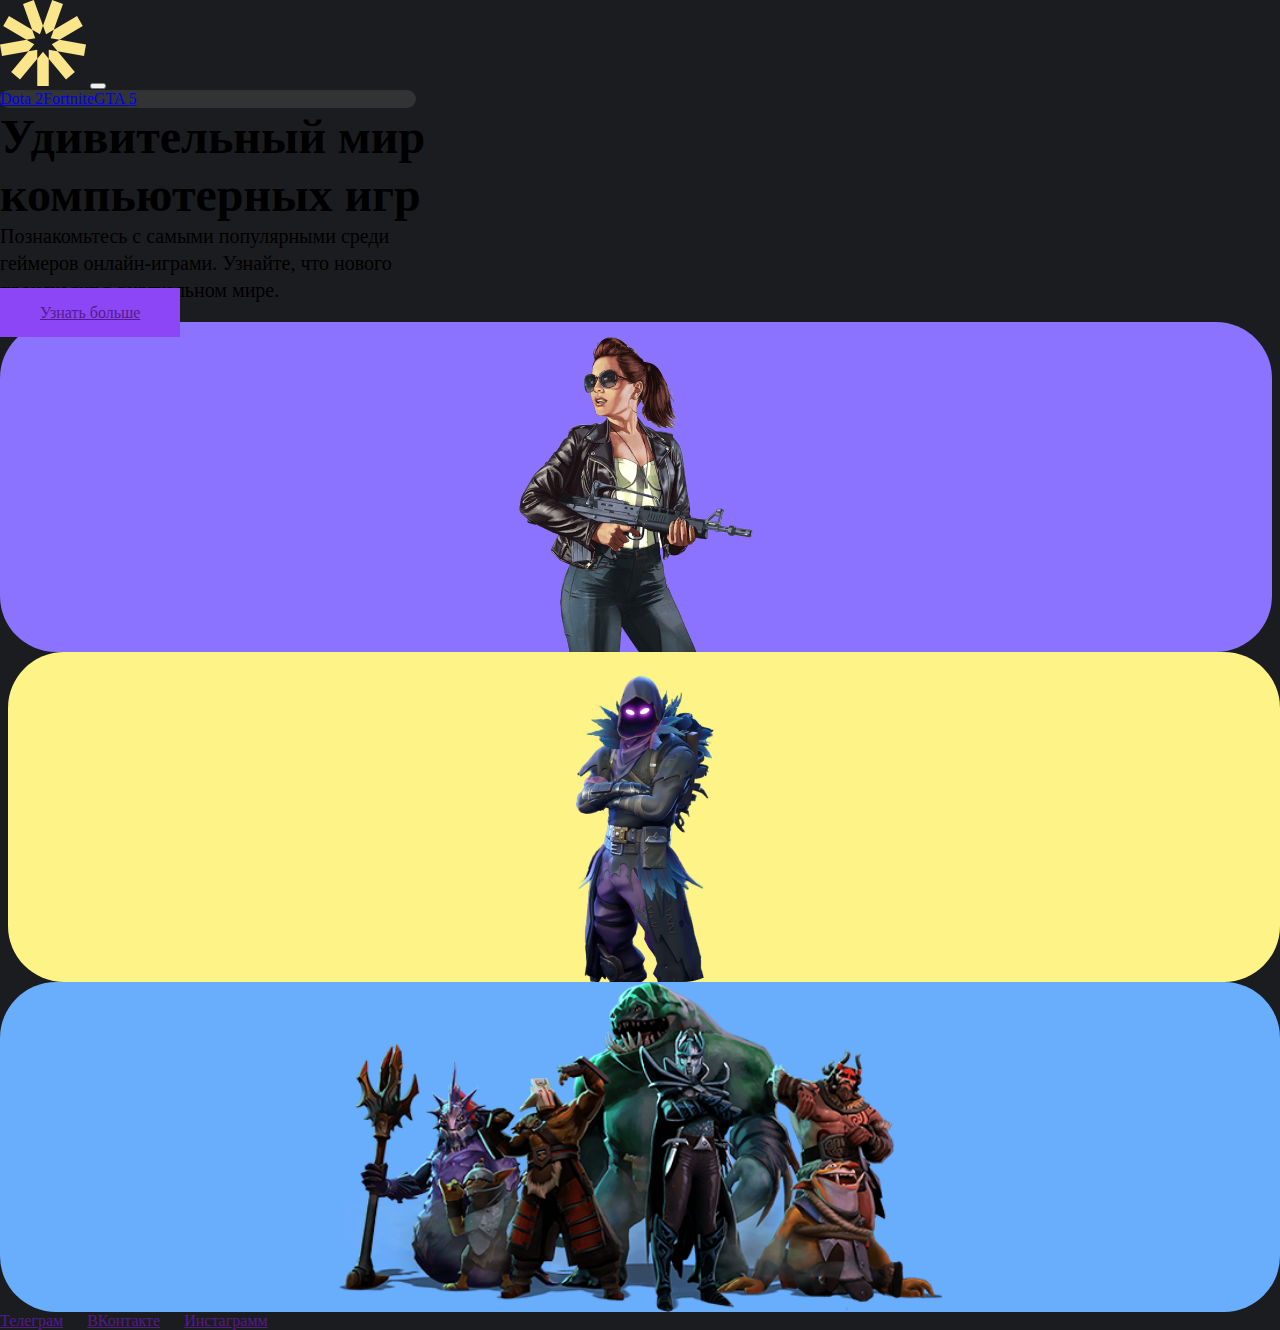
<file: index.html>
<!DOCTYPE html>
<html lang="en">
  <head>
    <meta charset="UTF-8">
    <meta http-equiv="X-UA-Compatible" content="IE=edge">
    <meta name="viewport" content="width=device-width, initial-scale=1.0">
    <title>Главная</title>
    <!-- Bootstrap-->
    <link href="https://cdn.jsdelivr.net/npm/bootstrap@5.2.3/dist/css/bootstrap.min.css" rel="stylesheet" integrity="sha384-rbsA2VBKQhggwzxH7pPCaAqO46MgnOM80zW1RWuH61DGLwZJEdK2Kadq2F9CUG65" crossorigin="anonymous">
    <!-- Свой файл стилей -->
    <link rel="stylesheet" href="style.css">
  </head>
  <body> 
    <div class="container-xl p-0">
      <nav class="navbar navbar-expand-lg menu-bg">
        <div class="container-fluid"><a class="navbar-brand" href="index.html"><img class="logo" src="./img/logo.svg" width="86" height="86" alt=""></a>
          <button class="navbar-toggler menu-btn" type="button" data-bs-toggle="collapse" data-bs-target="#navbarNavAltMarkup" aria-controls="navbarNavAltMarkup" aria-expanded="false" aria-label="Переключатель навигации"><span class="navbar-toggler-icon"></span></button>
          <div class="collapse navbar-collapse justify-content-center" id="navbarNavAltMarkup">
            <div class="navbar-nav navigation"><a class="nav-link text-white fs-5" href="dota.html">Dota 2</a><a class="nav-link text-white fs-5 mx-4" href="fortnite.html">Fortnite</a><a class="nav-link text-white fs-5" href="gta.html">GTA 5</a></div>
          </div>
        </div>
      </nav>
    </div>
    <main>
      <section class="main-content pt-5">
        <div class="container">
          <div class="row">
            <div class="col-xxl-7 col-xl-6 col-lg-6 col-md-12">
              <!-- Колонка для блока с текстом-->
              <div class="hero-section pb-5">
                <h1 class="hero-title text-white m-0">Удивительный мир <br> компьютерных игр</h1>
                <p class="hero-desc text-white my-5">Познакомьтесь с самыми популярными среди<br> геймеров онлайн-играми. Узнайте, что нового <br> происходит в виртуальном мире.</p><a class="btn btn-purple text-white" href="">Узнать больше</a>
              </div>
            </div>
            <div class="col-xxl-5 col-xl-6 col-lg-6 col-md-12">
              <!-- Колонка для карточек с играми-->
              <div class="card-games d-flex flex-column">
                <div class="first-card-row d-flex justify-content-between">
                  <div class="gta-img"><img src="./img/gta.png" alt=""></div>
                  <div class="fortnite-img"><img src="./img/fort.png" alt=""></div>
                </div>
                <div class="dota-img mt-4"><img src="./img/dota.png" alt=""></div>
              </div>
              <!-- // Колонка для карточек с играми-->
            </div>
          </div>
        </div>
      </section>
    </main>
    <footer>
      <div class="footer-content container d-flex justify-content-center mt-5 pb-4"><a class="text-white footer-link" href="">Телеграм</a><a class="text-white footer-link" href="">ВКонтакте</a><a class="text-white footer-link" href="">Инстаграмм</a></div>
    </footer>
    <!-- Bootstrap JS -->
    <script src="https://cdn.jsdelivr.net/npm/bootstrap@5.2.3/dist/js/bootstrap.bundle.min.js" crossorigin="anonymous"></script>
  </body>
</html>
</file>
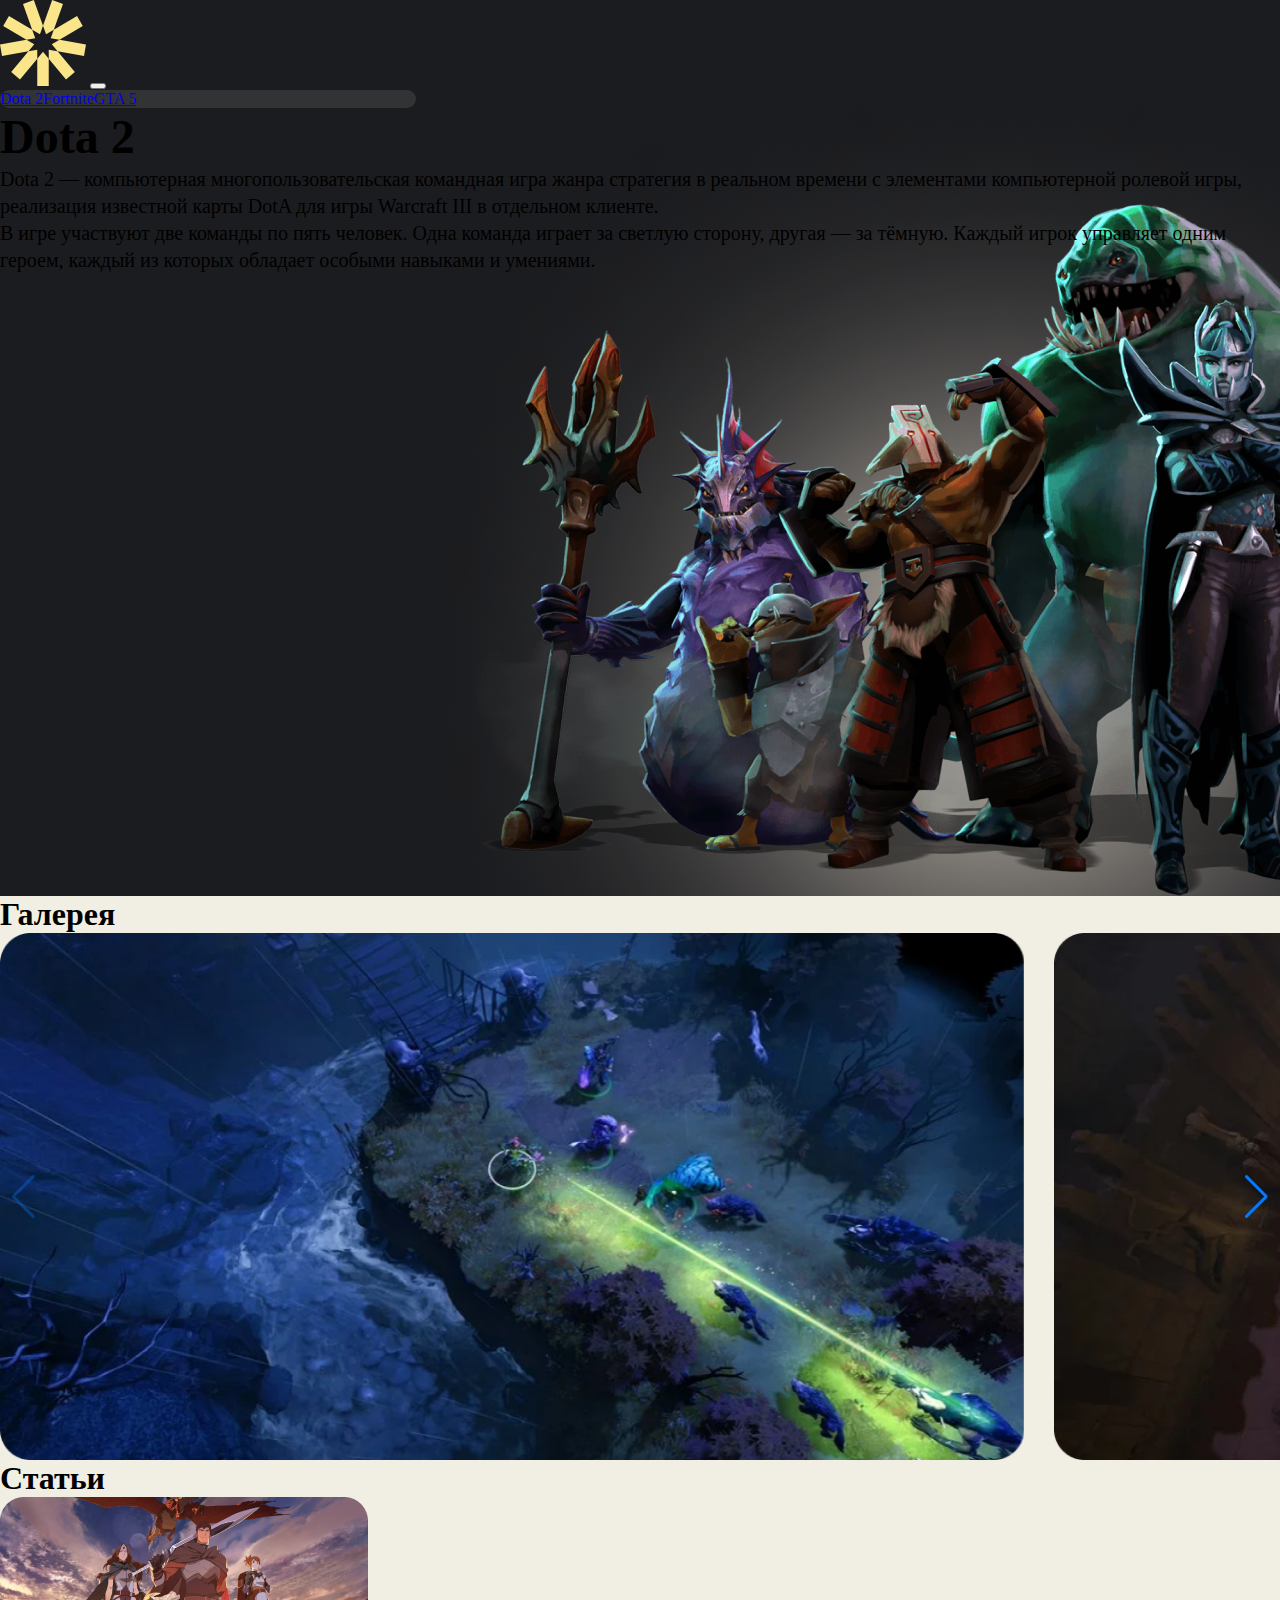
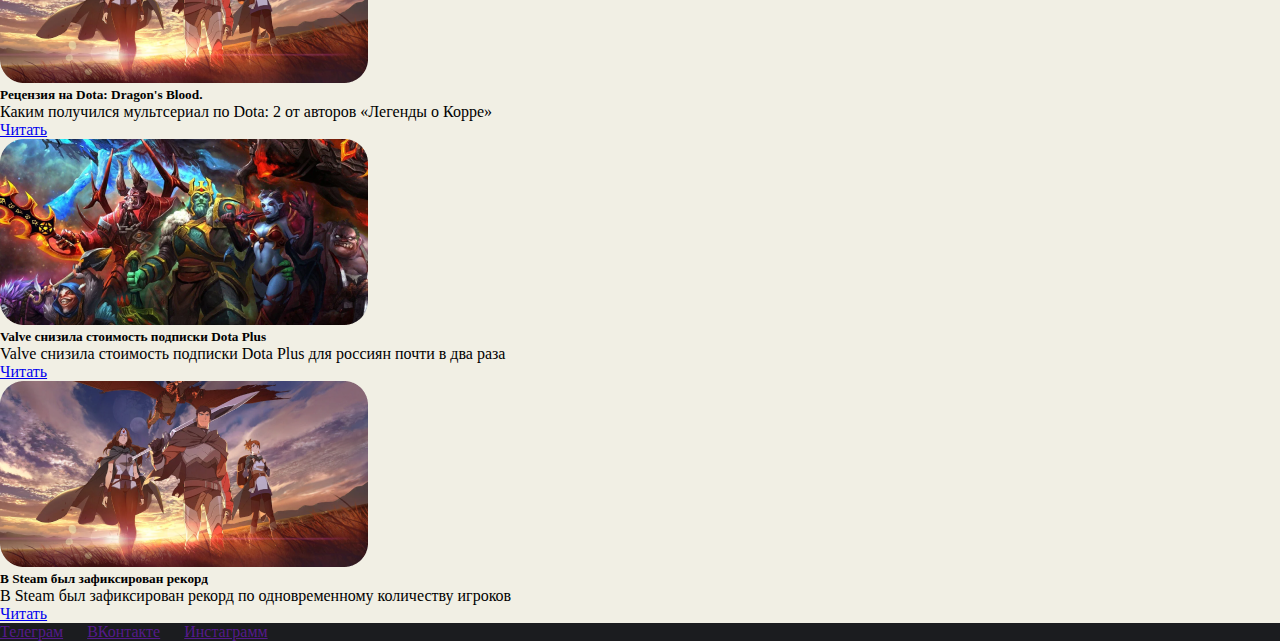
<file: dota.html>
<!DOCTYPE html>
<html lang="en">
  <head>
    <meta charset="UTF-8">
    <meta http-equiv="X-UA-Compatible" content="IE=edge">
    <meta name="viewport" content="width=device-width, initial-scale=1.0">
    <title>Dota 2 </title>
    <!-- Swiper CSS-->
    <link rel="stylesheet" href="https://cdn.jsdelivr.net/npm/swiper@8/swiper-bundle.min.css">
    <!-- Bootstrap CSS-->
    <link href="https://cdn.jsdelivr.net/npm/bootstrap@5.2.3/dist/css/bootstrap.min.css" rel="stylesheet" integrity="sha384-rbsA2VBKQhggwzxH7pPCaAqO46MgnOM80zW1RWuH61DGLwZJEdK2Kadq2F9CUG65" crossorigin="anonymous">
    <!-- Свой файл стилей-->
    <link rel="stylesheet" href="style.css">
  </head>
  <body> 
    <div class="container-xl p-0">
      <nav class="navbar navbar-expand-lg menu-bg">
        <div class="container-fluid"><a class="navbar-brand" href="index.html"><img class="logo" src="./img/logo.svg" width="86" height="86" alt=""></a>
          <button class="navbar-toggler menu-btn" type="button" data-bs-toggle="collapse" data-bs-target="#navbarNavAltMarkup" aria-controls="navbarNavAltMarkup" aria-expanded="false" aria-label="Переключатель навигации"><span class="navbar-toggler-icon"></span></button>
          <div class="collapse navbar-collapse justify-content-center" id="navbarNavAltMarkup">
            <div class="navbar-nav navigation"><a class="nav-link text-white fs-5" href="dota.html">Dota 2</a><a class="nav-link text-white fs-5 mx-4" href="fortnite.html">Fortnite</a><a class="nav-link text-white fs-5" href="gta.html">GTA 5</a></div>
          </div>
        </div>
      </nav>
    </div>
    <header>
      <div class="dota-box">
        <div class="container-xl p-0">
          <div class="container">
            <div class="row">
              <div class="col-xxl-6 col-xl-6 col-lg-6 col-md-12">
                <!-- Колонка для блока с текстом-->
                <div class="hero-section pt-5">
                  <h1 class="hero-title text-white m-0">Dota 2</h1>
                  <p class="hero-desc text-white my-5">Dota 2 — компьютерная многопользовательская командная игра жанра стратегия в реальном времени с элементами компьютерной ролевой игры, реализация известной карты DotA для игры Warcraft III в отдельном клиенте.</p>
                  <p class="hero-desc text-white">В игре участвуют две команды по пять человек. Одна команда играет за светлую сторону, другая — за тёмную. Каждый игрок управляет одним героем, каждый из которых обладает особыми навыками и умениями.</p>
                </div>
              </div>
            </div>
          </div>
        </div>
        <div class="img-mobile"><img src="./img/pic/dota-big.png" alt="dota-big"></div>
      </div>
    </header>
    <main>
      <section class="gallery pt-5">
        <div class="container-xl p-0">
          <div class="container">
            <h1 class="gallery-title">Галерея</h1>
            <!-- Swiper-->
            <div class="swiper mySwiper">
              <div class="swiper-wrapper">
                <div class="swiper-slide"><img src="./img/pic/slider/dota-slide-1.png" alt="dota-slide-1"></div>
                <div class="swiper-slide"><img src="./img/pic/slider/dota-slide-2.png" alt="dota-slide-2"></div>
              </div>
              <div class="swiper-button-next"></div>
              <div class="swiper-button-prev"></div>
            </div>
          </div>
        </div>
      </section>
      <section class="articles py-5">
        <div class="container-xl p-0">
          <div class="container">
            <h1 class="gallery-title">Статьи</h1>
            <div class="row">
              <div class="col-md-4">
                <div class="card h-100">
                  <div class="card-body"><img class="card-img-top mb-4" src="./img/pic/articles/dota-article-1.png" alt="dota-article-1">
                    <h5 class="card-title">Рецензия на Dota: Dragon's Blood. </h5>
                    <p class="card-text">Каким получился мультсериал по Dota: 2 от авторов «Легенды о Корре»</p>
                  </div>
                  <div class="card-footer">   <a class="btn btn-primary" href="#">Читать</a></div>
                </div>
              </div>
              <div class="col-md-4">
                <div class="card h-100">
                  <div class="card-body"><img class="card-img-top mb-4" src="./img/pic/articles/dota-article-2.png" alt="dota-article-2">
                    <h5 class="card-title">Valve снизила стоимость подписки Dota Plus</h5>
                    <p class="card-text">Valve снизила стоимость подписки Dota Plus для россиян почти в два раза</p>
                  </div>
                  <div class="card-footer">   <a class="btn btn-primary" href="#">Читать</a></div>
                </div>
              </div>
              <div class="col-md-4">
                <div class="card h-100">
                  <div class="card-body"><img class="card-img-top mb-4" src="./img/pic/articles/dota-article-3.png" alt="dota-article-3">
                    <h5 class="card-title">В Steam был зафиксирован рекорд </h5>
                    <p class="card-text">В Steam был зафиксирован рекорд по одновременному количеству игроков </p>
                  </div>
                  <div class="card-footer">   <a class="btn btn-primary" href="#">Читать</a></div>
                </div>
              </div>
            </div>
          </div>
        </div>
      </section>
    </main>
    <footer>
      <div class="footer-content container d-flex justify-content-center mt-5 pb-4"><a class="text-white footer-link" href="">Телеграм</a><a class="text-white footer-link" href="">ВКонтакте</a><a class="text-white footer-link" href="">Инстаграмм</a></div>
    </footer>
    <!-- Swiper JS-->
    <script src="https://cdn.jsdelivr.net/npm/swiper@8/swiper-bundle.min.js"></script>
    <!-- Bootstrap JS-->
    <script src="https://cdn.jsdelivr.net/npm/bootstrap@5.2.3/dist/js/bootstrap.bundle.min.js" crossorigin="anonymous"></script>
    <script src="swiper-slider.js"></script>
  </body>
</html>
</file>
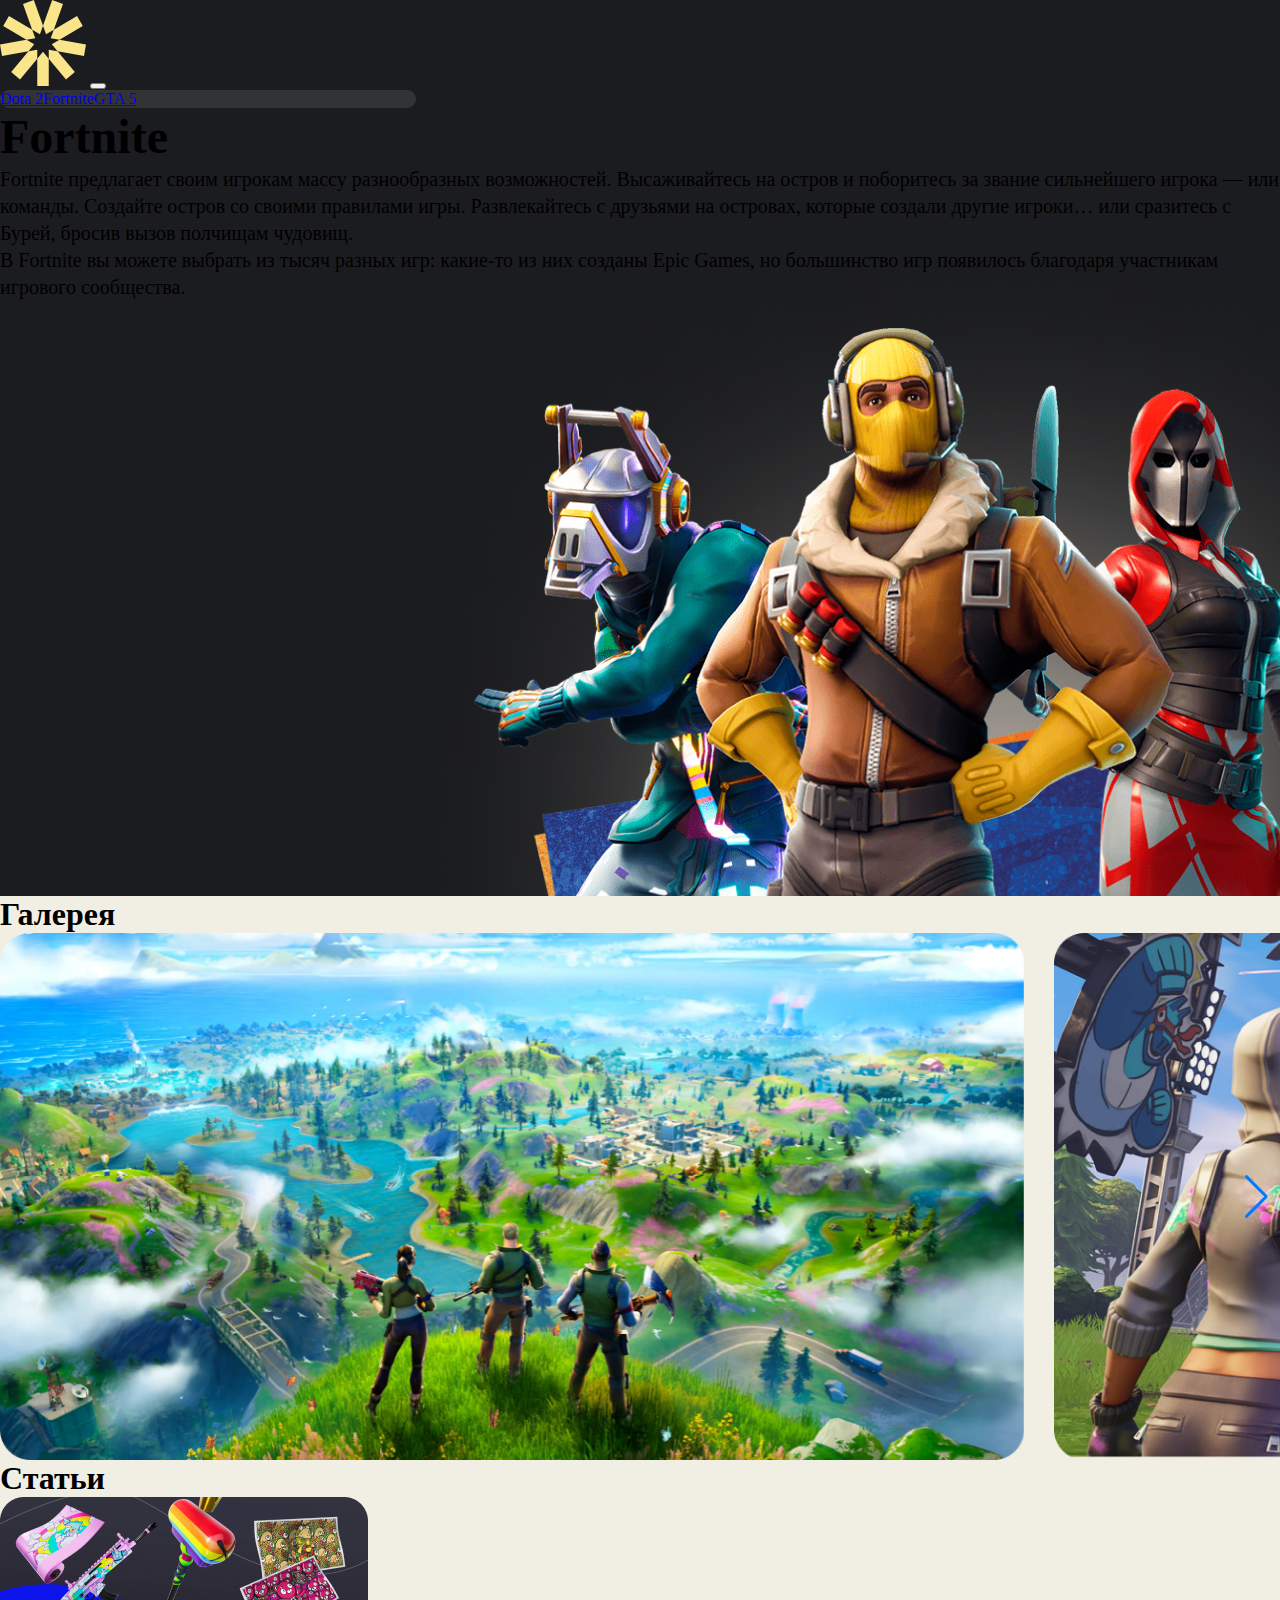
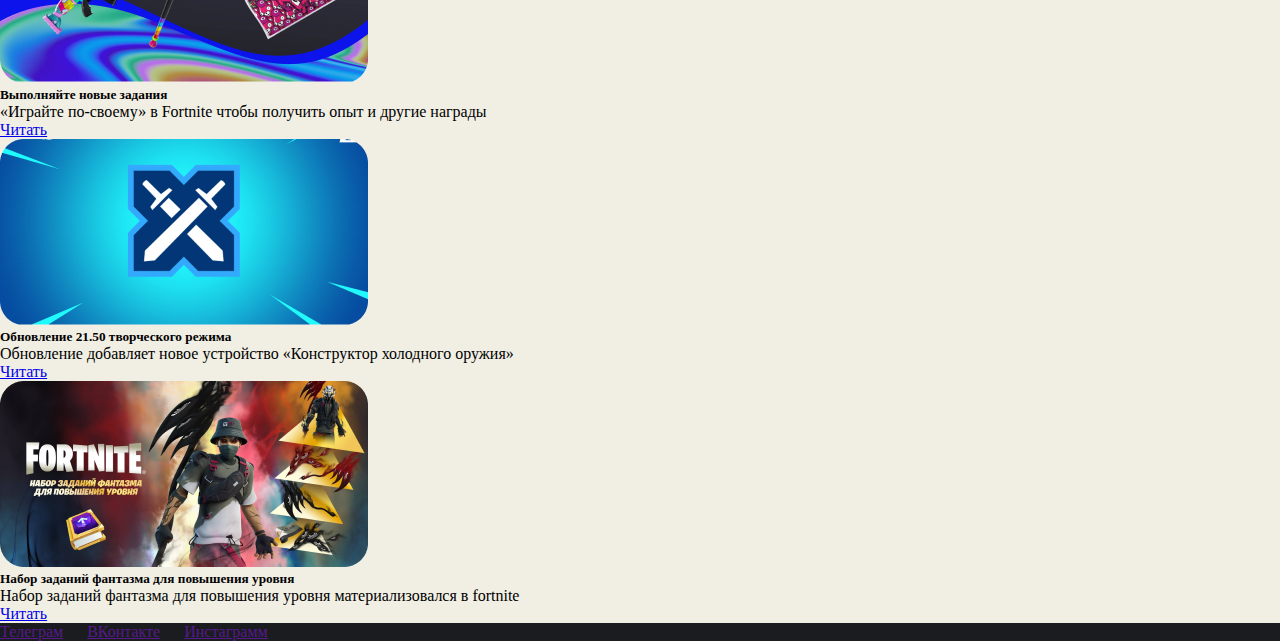
<file: fortnite.html>
<!DOCTYPE html>
<html lang="en">
  <head>
    <meta charset="UTF-8">
    <meta http-equiv="X-UA-Compatible" content="IE=edge">
    <meta name="viewport" content="width=device-width, initial-scale=1.0">
    <title>Fortnite </title>
    <!-- Swiper CSS-->
    <link rel="stylesheet" href="https://cdn.jsdelivr.net/npm/swiper@8/swiper-bundle.min.css">
    <!-- Bootstrap CSS-->
    <link href="https://cdn.jsdelivr.net/npm/bootstrap@5.2.3/dist/css/bootstrap.min.css" rel="stylesheet" integrity="sha384-rbsA2VBKQhggwzxH7pPCaAqO46MgnOM80zW1RWuH61DGLwZJEdK2Kadq2F9CUG65" crossorigin="anonymous">
    <!-- Свой файл стилей-->
    <link rel="stylesheet" href="style.css">
  </head>
  <body> 
    <div class="container-xl p-0">
      <nav class="navbar navbar-expand-lg menu-bg">
        <div class="container-fluid"><a class="navbar-brand" href="index.html"><img class="logo" src="./img/logo.svg" width="86" height="86" alt=""></a>
          <button class="navbar-toggler menu-btn" type="button" data-bs-toggle="collapse" data-bs-target="#navbarNavAltMarkup" aria-controls="navbarNavAltMarkup" aria-expanded="false" aria-label="Переключатель навигации"><span class="navbar-toggler-icon"></span></button>
          <div class="collapse navbar-collapse justify-content-center" id="navbarNavAltMarkup">
            <div class="navbar-nav navigation"><a class="nav-link text-white fs-5" href="dota.html">Dota 2</a><a class="nav-link text-white fs-5 mx-4" href="fortnite.html">Fortnite</a><a class="nav-link text-white fs-5" href="gta.html">GTA 5</a></div>
          </div>
        </div>
      </nav>
    </div>
    <header>
      <div class="fortnite-box">
        <div class="container-xl p-0">
          <div class="container">
            <div class="row">
              <div class="col-xxl-6 col-xl-6 col-lg-6 col-md-12">
                <!-- Колонка для блока с текстом-->
                <div class="hero-section pt-5">
                  <h1 class="hero-title text-white m-0">Fortnite</h1>
                  <p class="hero-desc text-white my-5">Fortnite предлагает своим игрокам массу разнообразных возможностей. Высаживайтесь на остров и поборитесь за звание сильнейшего игрока — или команды. Создайте остров со своими правилами игры. Развлекайтесь с друзьями на островах, которые создали другие игроки… или сразитесь с Бурей, бросив вызов полчищам чудовищ.</p>
                  <p class="hero-desc text-white">В Fortnite вы можете выбрать из тысяч разных игр: какие-то из них созданы Epic Games, но большинство игр появилось благодаря участникам игрового сообщества. </p>
                </div>
              </div>
            </div>
          </div>
        </div>
        <div class="img-mobile"><img src="./img/pic/fortnite-big.png" alt="fortnite-big"></div>
      </div>
    </header>
    <main>
      <section class="gallery pt-5">
        <div class="container-xl p-0">
          <div class="container">
            <h1 class="gallery-title">Галерея</h1>
            <!-- Swiper-->
            <div class="swiper mySwiper">
              <div class="swiper-wrapper">
                <div class="swiper-slide"><img src="./img/pic/slider/fortnite-slide-1.png" alt="fortnite-slide-1"></div>
                <div class="swiper-slide"><img src="./img/pic/slider/fortnite-slide-2.png" alt="fortnite-slide-2"></div>
              </div>
              <div class="swiper-button-next"></div>
              <div class="swiper-button-prev"></div>
            </div>
          </div>
        </div>
      </section>
      <section class="articles py-5">
        <div class="container-xl p-0">
          <div class="container">
            <h1 class="gallery-title">Статьи</h1>
            <div class="row">
              <div class="col-md-4">
                <div class="card h-100">
                  <div class="card-body"><img class="card-img-top mb-4" src="./img/pic/articles/fortnite-article-1.png" alt="fortnite-article-1">
                    <h5 class="card-title">Выполняйте новые задания </h5>
                    <p class="card-text">«Играйте по-своему» в Fortnite чтобы получить опыт и другие награды</p>
                  </div>
                  <div class="card-footer">   <a class="btn btn-primary" href="#">Читать</a></div>
                </div>
              </div>
              <div class="col-md-4">
                <div class="card h-100">
                  <div class="card-body"><img class="card-img-top mb-4" src="./img/pic/articles/fortnite-article-2.png" alt="fortnite-article-2">
                    <h5 class="card-title">Обновление 21.50 творческого режима </h5>
                    <p class="card-text">Обновление добавляет новое устройство «Конструктор холодного оружия»</p>
                  </div>
                  <div class="card-footer">   <a class="btn btn-primary" href="#">Читать</a></div>
                </div>
              </div>
              <div class="col-md-4">
                <div class="card h-100">
                  <div class="card-body"><img class="card-img-top mb-4" src="./img/pic/articles/fortnite-article-3.png" alt="fortnite-article-3">
                    <h5 class="card-title">Набор заданий фантазма для повышения уровня </h5>
                    <p class="card-text"> Набор заданий фантазма для повышения уровня материализовался в fortnite</p>
                  </div>
                  <div class="card-footer">   <a class="btn btn-primary" href="#">Читать</a></div>
                </div>
              </div>
            </div>
          </div>
        </div>
      </section>
    </main>
    <footer>
      <div class="footer-content container d-flex justify-content-center mt-5 pb-4"><a class="text-white footer-link" href="">Телеграм</a><a class="text-white footer-link" href="">ВКонтакте</a><a class="text-white footer-link" href="">Инстаграмм</a></div>
    </footer>
    <!-- Swiper JS-->
    <script src="https://cdn.jsdelivr.net/npm/swiper@8/swiper-bundle.min.js"></script>
    <!-- Bootstrap JS-->
    <script src="https://cdn.jsdelivr.net/npm/bootstrap@5.2.3/dist/js/bootstrap.bundle.min.js" crossorigin="anonymous"></script>
    <script src="swiper-slider.js"></script>
  </body>
</html>
</file>
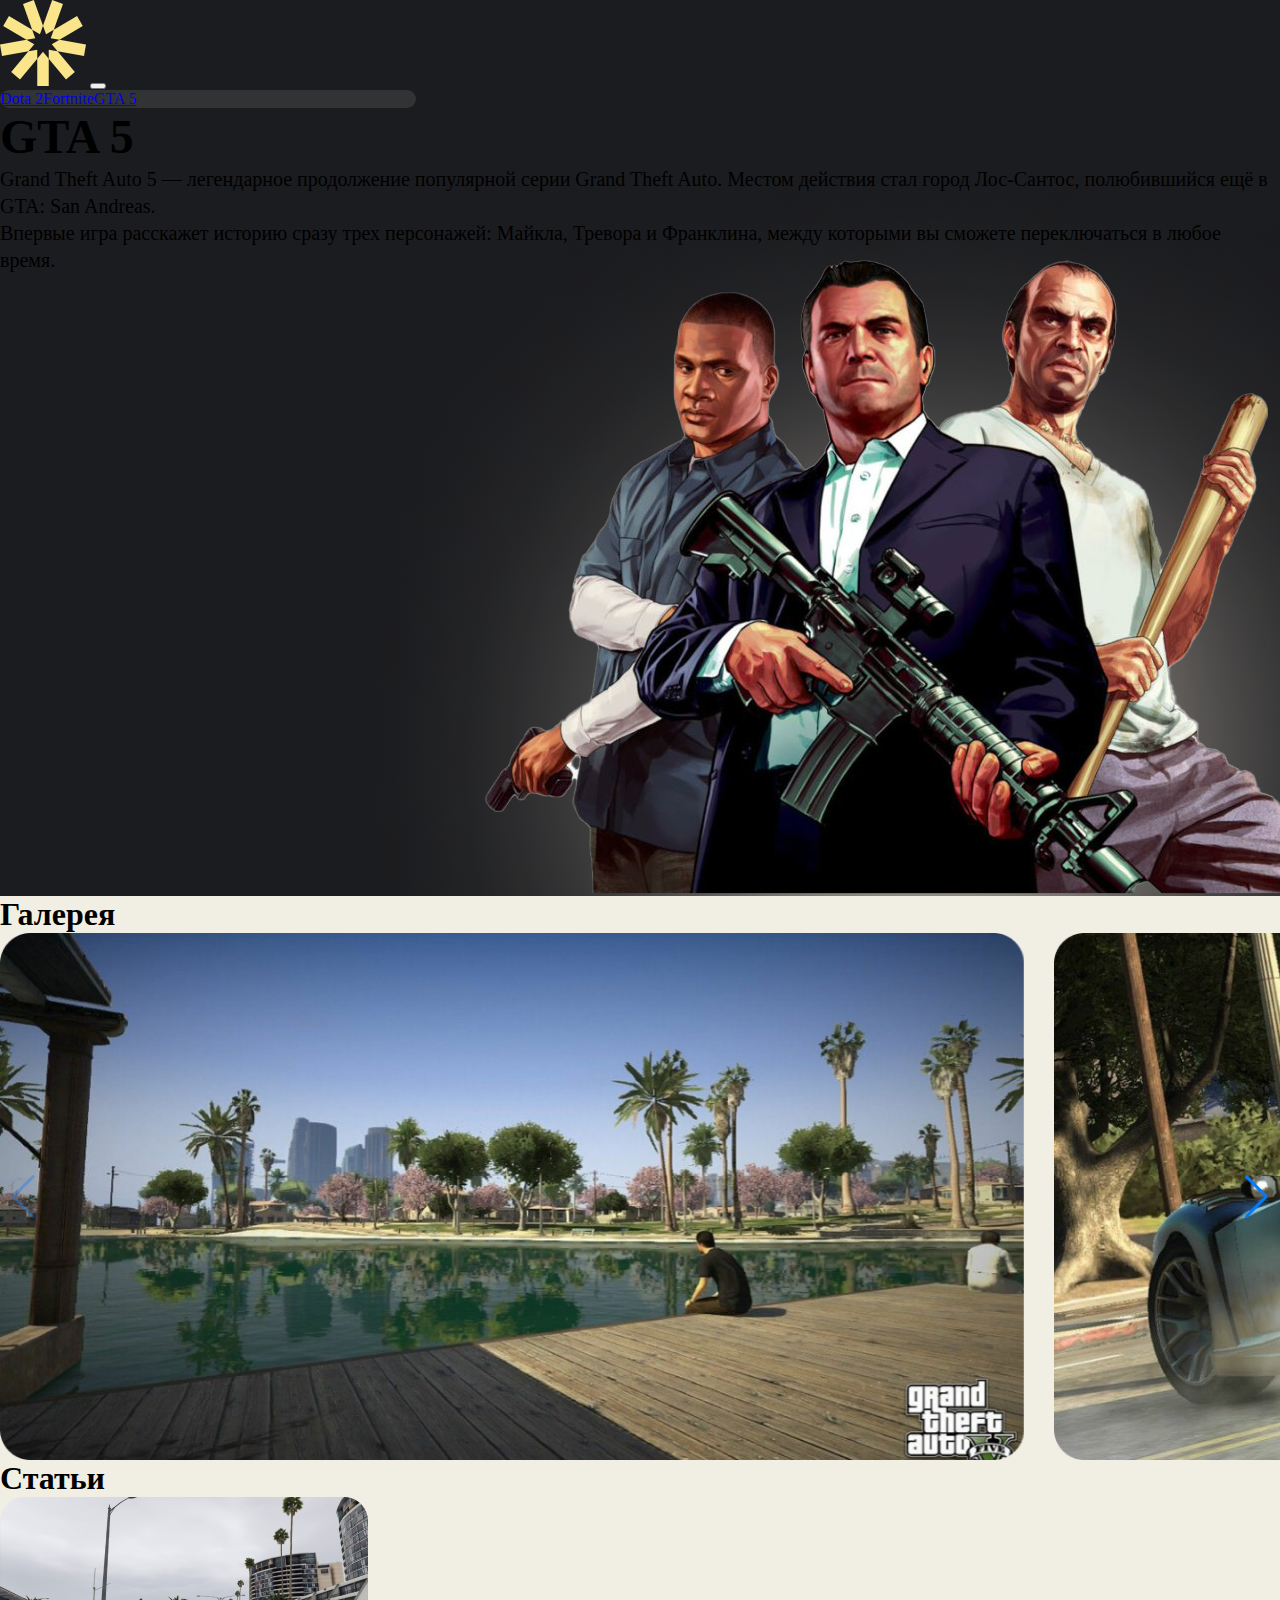
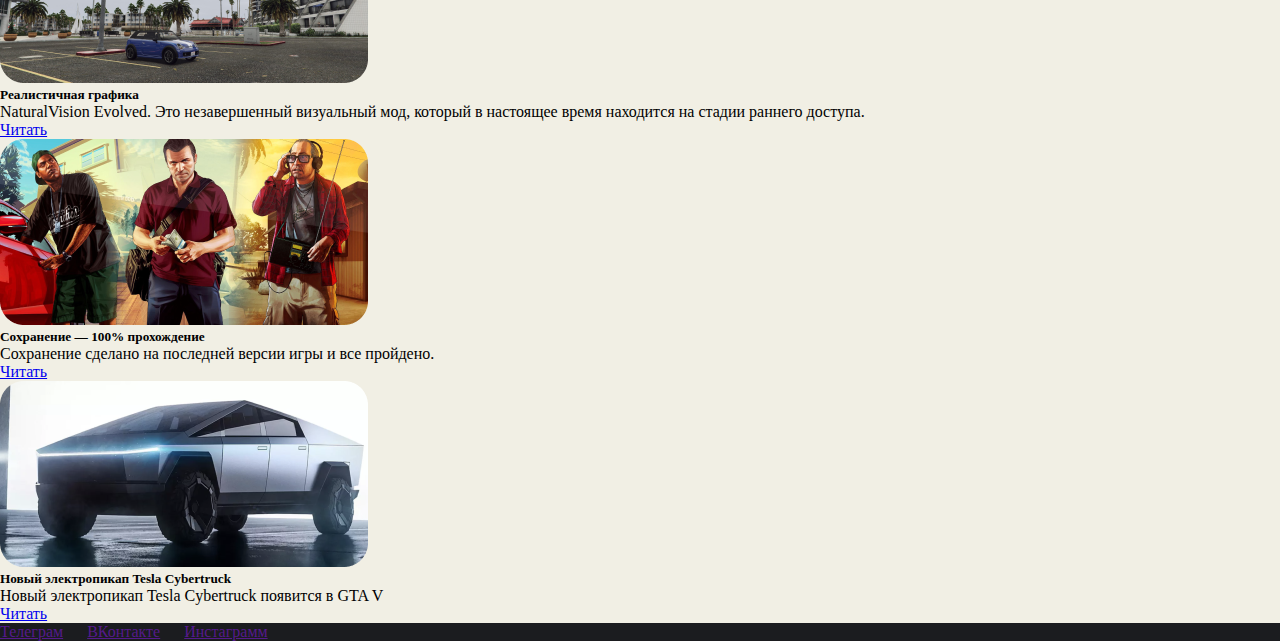
<file: gta.html>
<!DOCTYPE html>
<html lang="en">
  <head>
    <meta charset="UTF-8">
    <meta http-equiv="X-UA-Compatible" content="IE=edge">
    <meta name="viewport" content="width=device-width, initial-scale=1.0">
    <title>Dota 2 </title>
    <!-- Swiper CSS-->
    <link rel="stylesheet" href="https://cdn.jsdelivr.net/npm/swiper@8/swiper-bundle.min.css">
    <!-- Bootstrap CSS-->
    <link href="https://cdn.jsdelivr.net/npm/bootstrap@5.2.3/dist/css/bootstrap.min.css" rel="stylesheet" integrity="sha384-rbsA2VBKQhggwzxH7pPCaAqO46MgnOM80zW1RWuH61DGLwZJEdK2Kadq2F9CUG65" crossorigin="anonymous">
    <!-- Свой файл стилей-->
    <link rel="stylesheet" href="style.css">
  </head>
  <body> 
    <div class="container-xl p-0">
      <nav class="navbar navbar-expand-lg menu-bg">
        <div class="container-fluid"><a class="navbar-brand" href="index.html"><img class="logo" src="./img/logo.svg" width="86" height="86" alt=""></a>
          <button class="navbar-toggler menu-btn" type="button" data-bs-toggle="collapse" data-bs-target="#navbarNavAltMarkup" aria-controls="navbarNavAltMarkup" aria-expanded="false" aria-label="Переключатель навигации"><span class="navbar-toggler-icon"></span></button>
          <div class="collapse navbar-collapse justify-content-center" id="navbarNavAltMarkup">
            <div class="navbar-nav navigation"><a class="nav-link text-white fs-5" href="dota.html">Dota 2</a><a class="nav-link text-white fs-5 mx-4" href="fortnite.html">Fortnite</a><a class="nav-link text-white fs-5" href="gta.html">GTA 5</a></div>
          </div>
        </div>
      </nav>
    </div>
    <header>
      <div class="gta-box">
        <div class="container-xl p-0">
          <div class="container">
            <div class="row">
              <div class="col-xxl-6 col-xl-6 col-lg-6 col-md-12">
                <!-- Колонка для блока с текстом-->
                <div class="hero-section pt-5">
                  <h1 class="hero-title text-white m-0">GTA 5</h1>
                  <p class="hero-desc text-white my-5">Grand Theft Auto 5 — легендарное продолжение популярной серии Grand Theft Auto. Местом действия стал город Лос-Сантос, полюбившийся ещё в GTA: San Andreas. </p>
                  <p class="hero-desc text-white">Впервые игра расскажет историю сразу трех персонажей: Майкла, Тревора и Франклина, между которыми вы сможете переключаться в любое время.</p>
                </div>
              </div>
            </div>
          </div>
        </div>
        <div class="img-mobile"><img src="./img/pic/gta-big.png" alt="dota-big"></div>
      </div>
    </header>
    <main>
      <section class="gallery pt-5">
        <div class="container-xl p-0">
          <div class="container">
            <h1 class="gallery-title">Галерея</h1>
            <!-- Swiper-->
            <div class="swiper mySwiper">
              <div class="swiper-wrapper">
                <div class="swiper-slide"><img src="./img/pic/slider/gta-slide-1.png" alt="gta-slide-1"></div>
                <div class="swiper-slide"><img src="./img/pic/slider/gta-slide-2.png" alt="gta-slide-2"></div>
              </div>
              <div class="swiper-button-next"></div>
              <div class="swiper-button-prev"></div>
            </div>
          </div>
        </div>
      </section>
      <section class="articles py-5">
        <div class="container-xl p-0">
          <div class="container">
            <h1 class="gallery-title">Статьи</h1>
            <div class="row">
              <div class="col-md-4">
                <div class="card h-100">
                  <div class="card-body"><img class="card-img-top mb-4" src="./img/pic/articles/gta-article-1.png" alt="gta-article-1">
                    <h5 class="card-title"> Реалистичная графика</h5>
                    <p class="card-text">NaturalVision Evolved. Это незавершенный визуальный мод, который в настоящее время находится на стадии раннего доступа.</p>
                  </div>
                  <div class="card-footer">   <a class="btn btn-primary" href="#">Читать</a></div>
                </div>
              </div>
              <div class="col-md-4">
                <div class="card h-100">
                  <div class="card-body"><img class="card-img-top mb-4" src="./img/pic/articles/gta-article-2.png" alt="gta-article-2">
                    <h5 class="card-title">Сохранение — 100% прохождение</h5>
                    <p class="card-text">Сохранение сделано на последней версии игры и все пройдено.</p>
                  </div>
                  <div class="card-footer">   <a class="btn btn-primary" href="#">Читать</a></div>
                </div>
              </div>
              <div class="col-md-4">
                <div class="card h-100">
                  <div class="card-body"><img class="card-img-top mb-4" src="./img/pic/articles/gta-article-3.png" alt="gta-article-3">
                    <h5 class="card-title">Новый электропикап Tesla Cybertruck  </h5>
                    <p class="card-text">Новый электропикап Tesla Cybertruck появится в GTA V </p>
                  </div>
                  <div class="card-footer">   <a class="btn btn-primary" href="#">Читать</a></div>
                </div>
              </div>
            </div>
          </div>
        </div>
      </section>
    </main>
    <footer>
      <div class="footer-content container d-flex justify-content-center mt-5 pb-4"><a class="text-white footer-link" href="">Телеграм</a><a class="text-white footer-link" href="">ВКонтакте</a><a class="text-white footer-link" href="">Инстаграмм</a></div>
    </footer>
    <!-- Swiper JS-->
    <script src="https://cdn.jsdelivr.net/npm/swiper@8/swiper-bundle.min.js"></script>
    <!-- Bootstrap JS-->
    <script src="https://cdn.jsdelivr.net/npm/bootstrap@5.2.3/dist/js/bootstrap.bundle.min.js" crossorigin="anonymous"></script>
    <script src="swiper-slider.js"></script>
  </body>
</html>
</file>
<file: style.css>
* {
    margin: 0;
    box-sizing: border-box;
}

body {
    background: #1b1c1f;
}

.navigation {
    background-color: #323335;
    border-radius: 24px;
    width: 416px;
    justify-content: center;
}

.logo {
    animation-name: rotation;
    animation-duration: 8s;
    animation-iteration-count: infinite;
    animation-timing-function: linear;
}

.logo:hover {
    animation-play-state: paused;
}

@keyframes rotation {
    0% {
        transform: rotate(0deg);
    }
    100% {
        transform: rotate(360deg);
    }
}

.hero-title {
    font-size: 64px;
    line-height: 1.2;
}

.hero-desc {
    line-height: 1.35;
    font-size: 24px;
}

.btn-purple {
    background-color: #8d46f6;
    padding: 16px 40px;
    transition: background 0.2s ease-in-out;
}

.btn-purple:hover {
    background-color: #753dca;
}

.gta-img {
    flex: 1.5;
    height: 330px;
    display: flex;
    justify-content: center;
    align-items: flex-end;
    border-radius: 56px;
    margin-right: 8px;
    background-color: #8b72ff;
    transition: 0.2s ease-in;
}

.gta-img:hover {
    background-color: #8d46f6;
}

.fortnite-img {
    flex: 1;
    height: 330px;
    display: flex;
    justify-content: center;
    align-items: flex-end;
    border-radius: 56px;
    margin-left: 8px;
    background-color: #fdf386;
    transition: 0.2s ease-in;
    overflow-y: clip;
}

.fortnite-img:hover {
    background-color: #71e66e;
}

.dota-box {
    height: calc(100vh - 112px);
    background-image: url("./img/pic/dota-big.png");
    background-repeat: no-repeat;
    background-position: bottom right;
    box-sizing: contain;
}

.gta-box {
    height: calc(100vh - 112px);
    background-image: url("./img/pic/gta-big.png");
    background-repeat: no-repeat;
    background-position: bottom right;
    box-sizing: contain;
}

.fortnite-box {
    height: calc(100vh - 112px);
    background-image: url("./img/pic/fortnite-big.png");
    background-repeat: no-repeat;
    background-position: bottom right;
    box-sizing: contain;
}

.img-mobile {
    display: none;
}

.dota-img {
    width: 100%;
    height: 330px;
    display: flex;
    justify-content: center;
    align-items: flex-end;
    border-radius: 56px;
    background-color: #69adfd;
    transition: 0.2s ease-in;
    overflow-y: clip;
}

.dota-img img {
    object-fit: contain;
    width: 100%;
    object-position: center;
    height: 100%;
}

.dota-img:hover {
    background-color: #fcb8ff;
}

.gallery,
.articles {
    background-color: #F1EFE4;
}

.swiper {
    width: 100%;
    height: 100%;
}

.swiper-slide {
    text-align: center;
    font-size: 18px;
    background: #fff;
    background: transparent;
    display: flex;
    align-items: center;
}

.swiper-slide img {
    display: block;
    width: 100%;
    height: 100%;
    object-fit: cover;
}

.swiper-slide {
    width: 80%;
}

.footer-link:nth-child(2) {
    margin: 0 24px;
}

.card-footer {
    border: none;
}

@media (max-width: 1400px) {
    .hero-title {
        font-size: 48px;
    }
    .hero-desc {
        font-size: 20px;
    }
}

@media (max-width: 991px) {
    .menu-bg {
        background-color: #323335;
    }
    .menu-btn {
        background-color: #fff;
    }
    .nav-link:nth-child(2) {
        margin: 0 !important;
    }
    .btn-purple {
        display: block;
    }
    .dota-box,
    .fortnite-box,
    .gta-box {
        height: 100%;
        background-image: none;
    }
    .img-mobile {
        display: flex;
        justify-content: flex-end;
    }
    .img-mobile img {
        width: 450px;
    }
}

@media (max-width: 420px) {
    .first-card-row {
        flex-direction: column;
    }
    .gta-img {
        margin-right: 0;
        margin-bottom: 24px;
    }
    .fortnite-img {
        margin: 0;
    }
    .hero-title {
        font-size: 38px;
    }
    .footer-content {
        flex-direction: column;
    }
    .footer-link:nth-child(2) {
        margin: 0;
    }
    .img-mobile img {
        width: 350px;
    }
}
</file>
